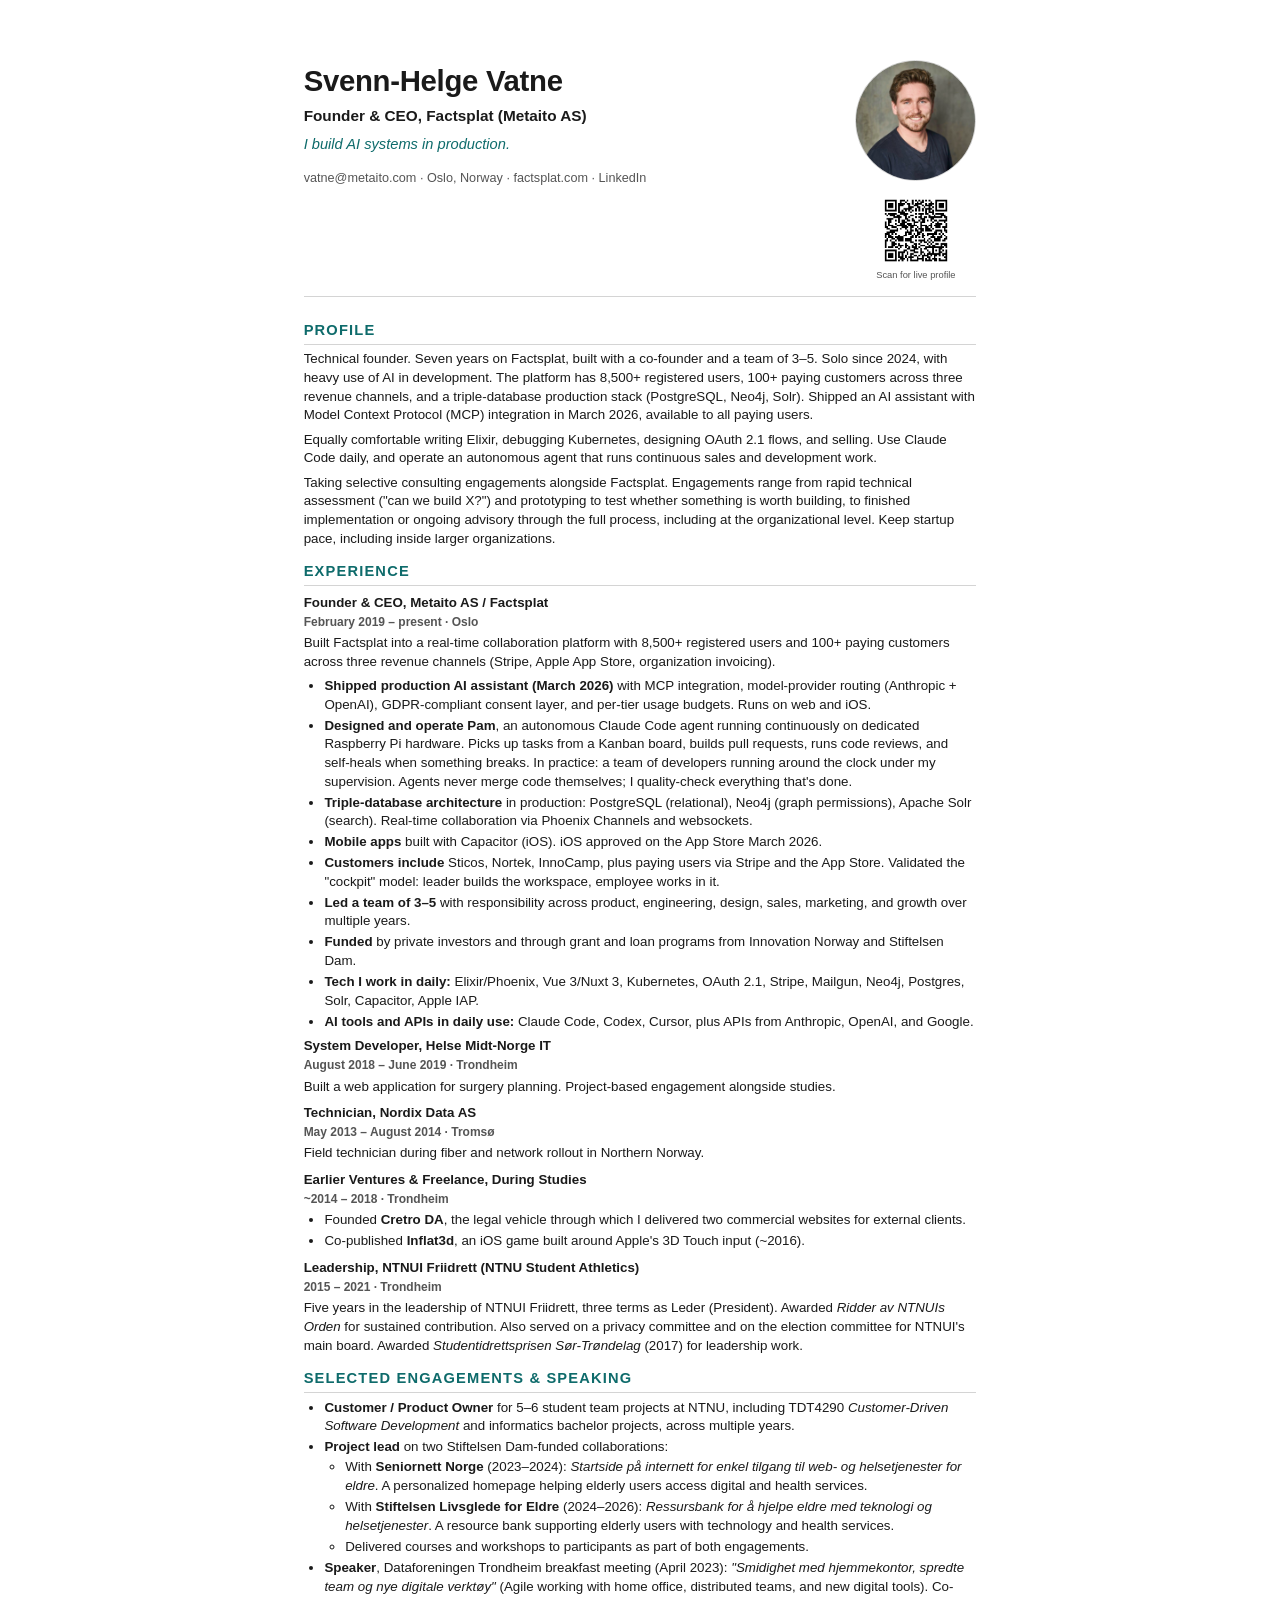
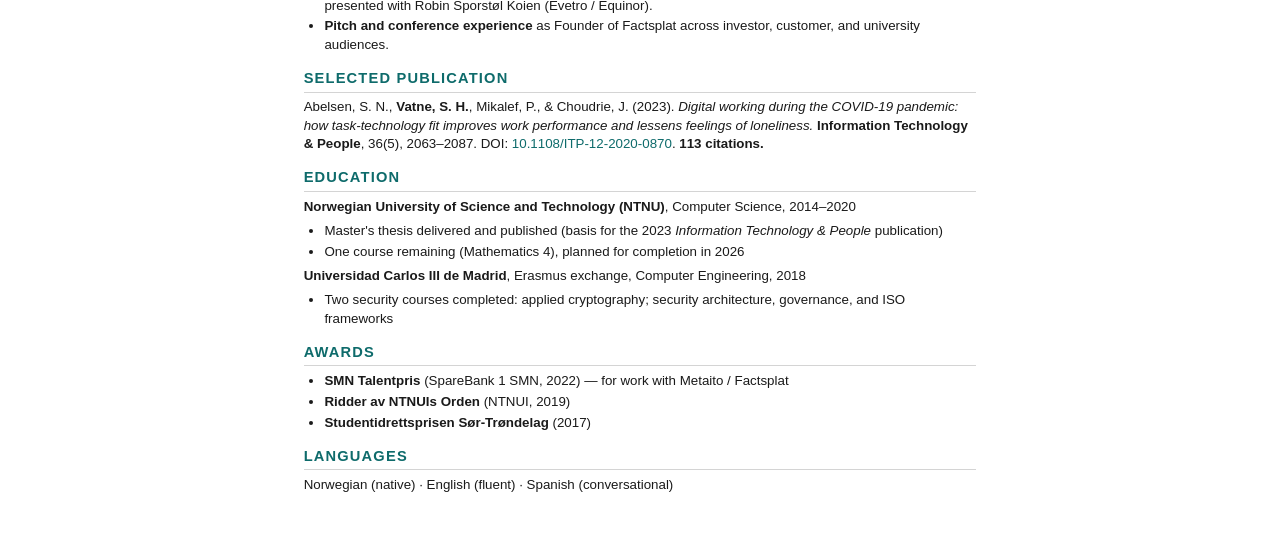
<file: svenn-cv-en.html>
<!DOCTYPE html>
<html lang="en">
<head>
<meta charset="UTF-8">
<title>Svenn-Helge Vatne — CV</title>
<link rel="stylesheet" href="style.css">
</head>
<body>
<main>

<header class="cv-header">
  <div>
    <h1>Svenn-Helge Vatne</h1>
    <p class="role">Founder &amp; CEO, Factsplat (Metaito AS)</p>
    <p class="tagline">I build AI systems in production.</p>
    <p class="contact">
      <a href="mailto:vatne@metaito.com">vatne@metaito.com</a> · Oslo, Norway ·
      <a href="https://factsplat.com">factsplat.com</a> ·
      <a href="https://www.linkedin.com/in/svenn-helge-vatne-1683a4164/">LinkedIn</a>
    </p>
  </div>
  <div class="cv-header-right">
    <img class="photo" src="photo.jpg" alt="Svenn-Helge Vatne">
    <div class="qr-block">
      <img class="qr" src="qr.png" alt="QR code to live CV on Factsplat">
      <div class="qr-label">Scan for live profile</div>
    </div>
  </div>
</header>

<section>
  <h2 class="section-title">Profile</h2>
  <p>Technical founder. Seven years on Factsplat, built with a co-founder and a team of 3–5. Solo since 2024, with heavy use of AI in development. The platform has 8,500+ registered users, 100+ paying customers across three revenue channels, and a triple-database production stack (PostgreSQL, Neo4j, Solr). Shipped an AI assistant with Model Context Protocol (MCP) integration in March 2026, available to all paying users.</p>
  <p>Equally comfortable writing Elixir, debugging Kubernetes, designing OAuth 2.1 flows, and selling. Use Claude Code daily, and operate an autonomous agent that runs continuous sales and development work.</p>
  <p>Taking selective consulting engagements alongside Factsplat. Engagements range from rapid technical assessment ("can we build X?") and prototyping to test whether something is worth building, to finished implementation or ongoing advisory through the full process, including at the organizational level. Keep startup pace, including inside larger organizations.</p>
</section>

<section>
  <h2 class="section-title">Experience</h2>

  <h3 class="role">Founder &amp; CEO, Metaito AS / Factsplat</h3>
  <p class="role-meta">February 2019 – present · Oslo</p>
  <p>Built Factsplat into a real-time collaboration platform with 8,500+ registered users and 100+ paying customers across three revenue channels (Stripe, Apple App Store, organization invoicing).</p>
  <ul>
    <li><strong>Shipped production AI assistant (March 2026)</strong> with MCP integration, model-provider routing (Anthropic + OpenAI), GDPR-compliant consent layer, and per-tier usage budgets. Runs on web and iOS.</li>
    <li><strong>Designed and operate Pam</strong>, an autonomous Claude Code agent running continuously on dedicated Raspberry Pi hardware. Picks up tasks from a Kanban board, builds pull requests, runs code reviews, and self-heals when something breaks. In practice: a team of developers running around the clock under my supervision. Agents never merge code themselves; I quality-check everything that's done.</li>
    <li><strong>Triple-database architecture</strong> in production: PostgreSQL (relational), Neo4j (graph permissions), Apache Solr (search). Real-time collaboration via Phoenix Channels and websockets.</li>
    <li><strong>Mobile apps</strong> built with Capacitor (iOS). iOS approved on the App Store March 2026.</li>
    <li><strong>Customers include</strong> Sticos, Nortek, InnoCamp, plus paying users via Stripe and the App Store. Validated the "cockpit" model: leader builds the workspace, employee works in it.</li>
    <li><strong>Led a team of 3–5</strong> with responsibility across product, engineering, design, sales, marketing, and growth over multiple years.</li>
    <li><strong>Funded</strong> by private investors and through grant and loan programs from Innovation Norway and Stiftelsen Dam.</li>
    <li><strong>Tech I work in daily:</strong> Elixir/Phoenix, Vue 3/Nuxt 3, Kubernetes, OAuth 2.1, Stripe, Mailgun, Neo4j, Postgres, Solr, Capacitor, Apple IAP.</li>
    <li><strong>AI tools and APIs in daily use:</strong> Claude Code, Codex, Cursor, plus APIs from Anthropic, OpenAI, and Google.</li>
  </ul>

  <h3 class="role page-break-before">System Developer, Helse Midt-Norge IT</h3>
  <p class="role-meta">August 2018 – June 2019 · Trondheim</p>
  <p>Built a web application for surgery planning. Project-based engagement alongside studies.</p>

  <h3 class="role">Technician, Nordix Data AS</h3>
  <p class="role-meta">May 2013 – August 2014 · Tromsø</p>
  <p>Field technician during fiber and network rollout in Northern Norway.</p>

  <h3 class="role">Earlier Ventures &amp; Freelance, During Studies</h3>
  <p class="role-meta">~2014 – 2018 · Trondheim</p>
  <ul>
    <li>Founded <strong>Cretro DA</strong>, the legal vehicle through which I delivered two commercial websites for external clients.</li>
    <li>Co-published <strong>Inflat3d</strong>, an iOS game built around Apple's 3D Touch input (~2016).</li>
  </ul>

  <h3 class="role">Leadership, NTNUI Friidrett (NTNU Student Athletics)</h3>
  <p class="role-meta">2015 – 2021 · Trondheim</p>
  <p>Five years in the leadership of NTNUI Friidrett, three terms as Leder (President). Awarded <em>Ridder av NTNUIs Orden</em> for sustained contribution. Also served on a privacy committee and on the election committee for NTNUI's main board. Awarded <em>Studentidrettsprisen Sør-Trøndelag</em> (2017) for leadership work.</p>
</section>

<section>
  <h2 class="section-title">Selected Engagements &amp; Speaking</h2>
  <ul>
    <li><strong>Customer / Product Owner</strong> for 5–6 student team projects at NTNU, including TDT4290 <em>Customer-Driven Software Development</em> and informatics bachelor projects, across multiple years.</li>
    <li><strong>Project lead</strong> on two Stiftelsen Dam-funded collaborations:
      <ul>
        <li>With <strong>Seniornett Norge</strong> (2023–2024): <em>Startside på internett for enkel tilgang til web- og helsetjenester for eldre</em>. A personalized homepage helping elderly users access digital and health services.</li>
        <li>With <strong>Stiftelsen Livsglede for Eldre</strong> (2024–2026): <em>Ressursbank for å hjelpe eldre med teknologi og helsetjenester</em>. A resource bank supporting elderly users with technology and health services.</li>
        <li>Delivered courses and workshops to participants as part of both engagements.</li>
      </ul>
    </li>
    <li><strong>Speaker</strong>, Dataforeningen Trondheim breakfast meeting (April 2023): <em>"Smidighet med hjemmekontor, spredte team og nye digitale verktøy"</em> (Agile working with home office, distributed teams, and new digital tools). Co-presented with Robin Sporstøl Koien (Evetro / Equinor).</li>
    <li><strong>Pitch and conference experience</strong> as Founder of Factsplat across investor, customer, and university audiences.</li>
  </ul>
</section>

<section>
  <h2 class="section-title">Selected Publication</h2>
  <p>Abelsen, S. N., <strong>Vatne, S. H.</strong>, Mikalef, P., &amp; Choudrie, J. (2023). <em>Digital working during the COVID-19 pandemic: how task-technology fit improves work performance and lessens feelings of loneliness.</em> <strong>Information Technology &amp; People</strong>, 36(5), 2063–2087. DOI: <a href="https://doi.org/10.1108/ITP-12-2020-0870">10.1108/ITP-12-2020-0870</a>. <strong>113 citations.</strong></p>
</section>

<section>
  <h2 class="section-title">Education</h2>
  <p><strong>Norwegian University of Science and Technology (NTNU)</strong>, Computer Science, 2014–2020</p>
  <ul>
    <li>Master's thesis delivered and published (basis for the 2023 <em>Information Technology &amp; People</em> publication)</li>
    <li>One course remaining (Mathematics 4), planned for completion in 2026</li>
  </ul>
  <p><strong>Universidad Carlos III de Madrid</strong>, Erasmus exchange, Computer Engineering, 2018</p>
  <ul>
    <li>Two security courses completed: applied cryptography; security architecture, governance, and ISO frameworks</li>
  </ul>
</section>

<section>
  <h2 class="section-title">Awards</h2>
  <ul>
    <li><strong>SMN Talentpris</strong> (SpareBank 1 SMN, 2022) — for work with Metaito / Factsplat</li>
    <li><strong>Ridder av NTNUIs Orden</strong> (NTNUI, 2019)</li>
    <li><strong>Studentidrettsprisen Sør-Trøndelag</strong> (2017)</li>
  </ul>
</section>

<section>
  <h2 class="section-title">Languages</h2>
  <p>Norwegian (native) · English (fluent) · Spanish (conversational)</p>
</section>

</main>
</body>
</html>
</file>
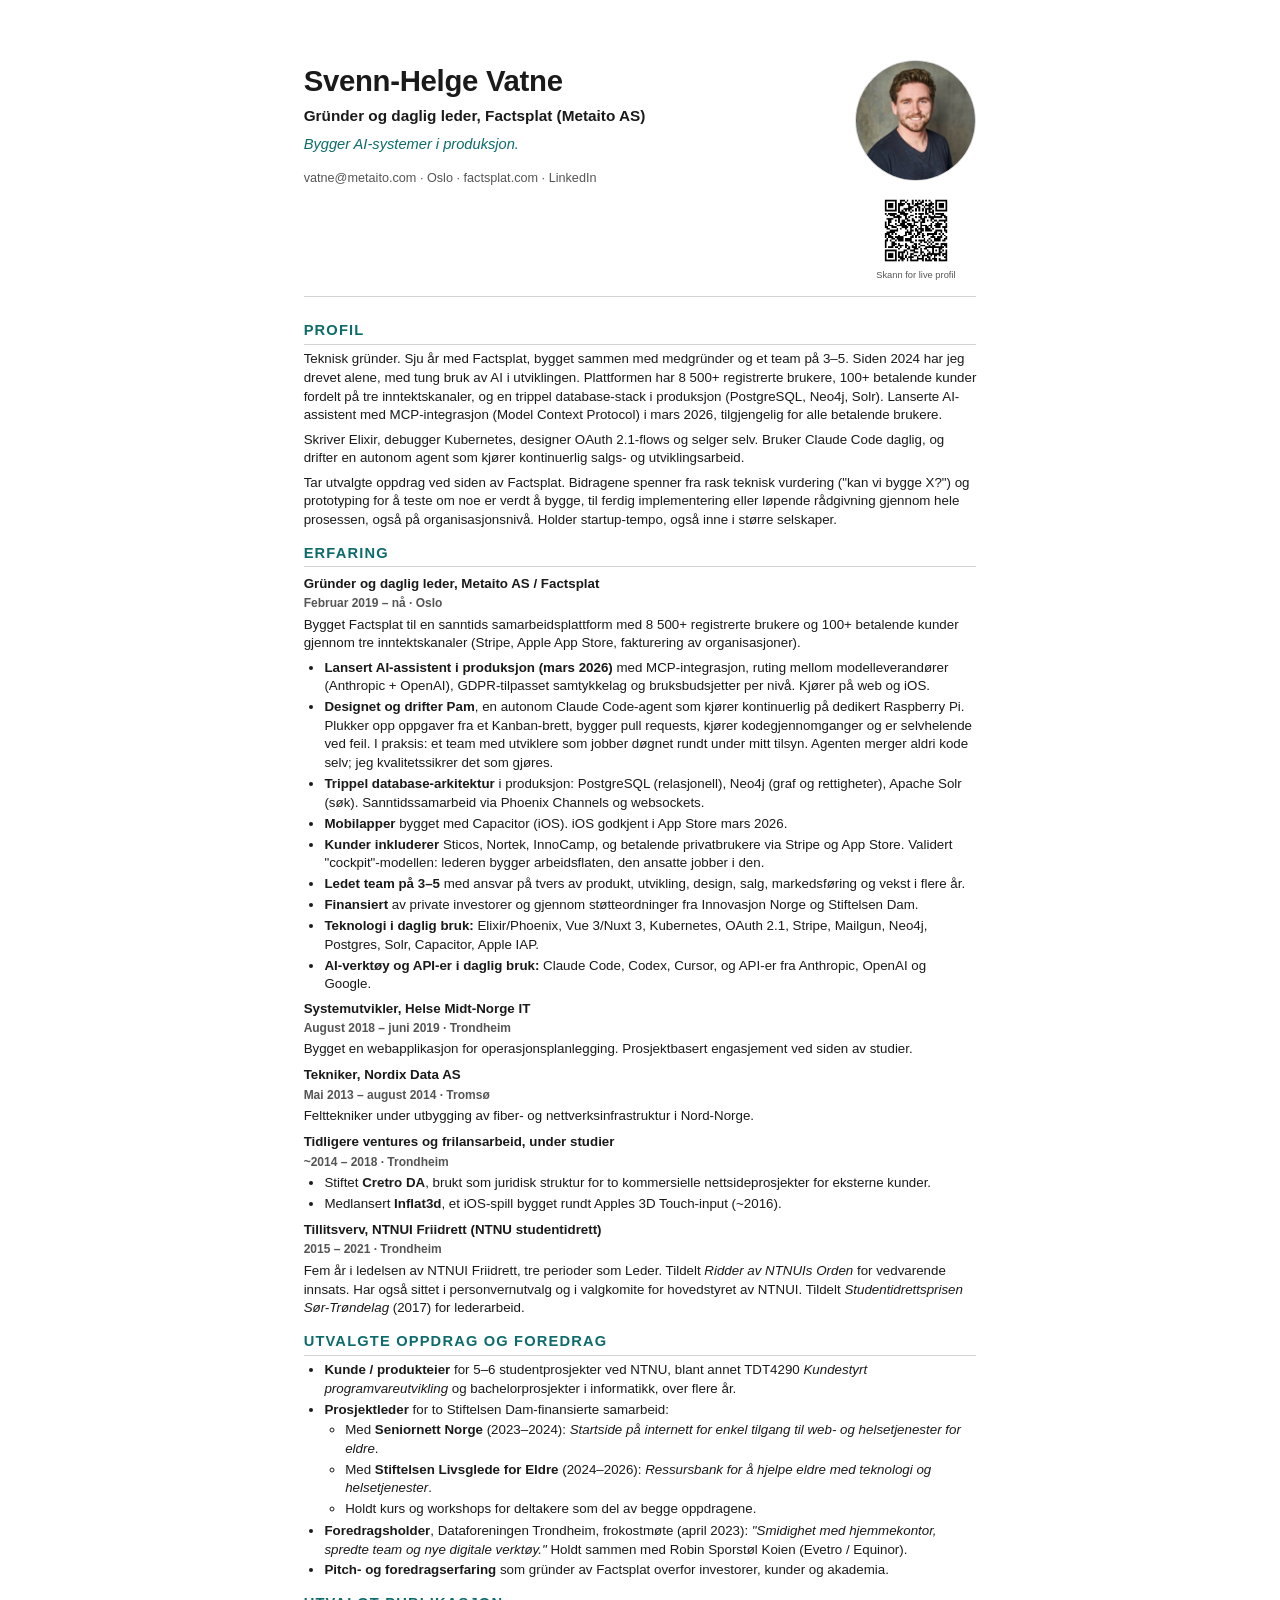
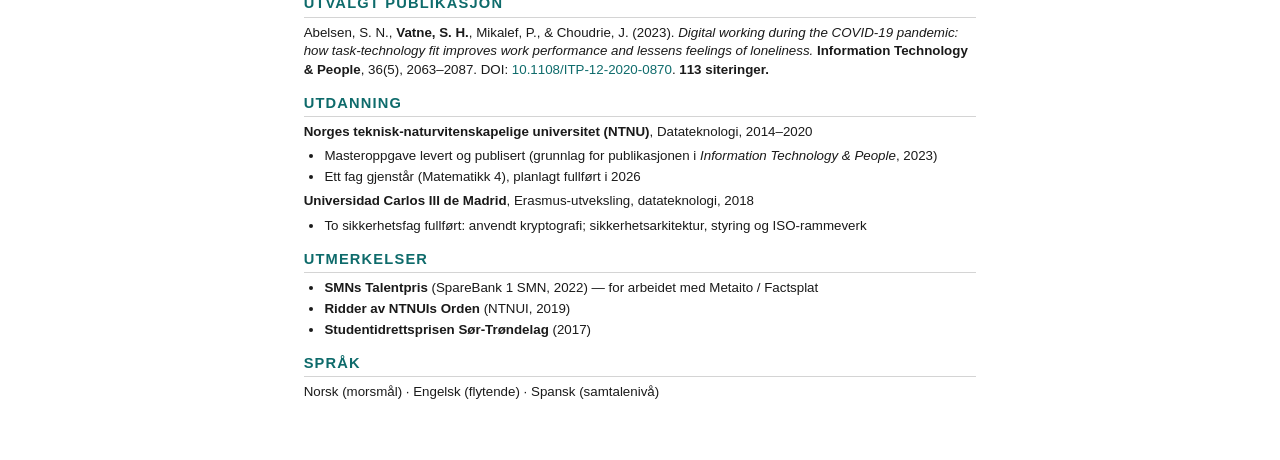
<file: svenn-cv-no.html>
<!DOCTYPE html>
<html lang="nb">
<head>
<meta charset="UTF-8">
<title>Svenn-Helge Vatne — CV</title>
<link rel="stylesheet" href="style.css">
</head>
<body>
<main>

<header class="cv-header">
  <div>
    <h1>Svenn-Helge Vatne</h1>
    <p class="role">Gründer og daglig leder, Factsplat (Metaito AS)</p>
    <p class="tagline">Bygger AI-systemer i produksjon.</p>
    <p class="contact">
      <a href="mailto:vatne@metaito.com">vatne@metaito.com</a> · Oslo ·
      <a href="https://factsplat.com">factsplat.com</a> ·
      <a href="https://www.linkedin.com/in/svenn-helge-vatne-1683a4164/">LinkedIn</a>
    </p>
  </div>
  <div class="cv-header-right">
    <img class="photo" src="photo.jpg" alt="Svenn-Helge Vatne">
    <div class="qr-block">
      <img class="qr" src="qr.png" alt="QR-kode til CV på Factsplat">
      <div class="qr-label">Skann for live profil</div>
    </div>
  </div>
</header>

<section>
  <h2 class="section-title">Profil</h2>
  <p>Teknisk gründer. Sju år med Factsplat, bygget sammen med medgründer og et team på 3–5. Siden 2024 har jeg drevet alene, med tung bruk av AI i utviklingen. Plattformen har 8 500+ registrerte brukere, 100+ betalende kunder fordelt på tre inntektskanaler, og en trippel database-stack i produksjon (PostgreSQL, Neo4j, Solr). Lanserte AI-assistent med MCP-integrasjon (Model Context Protocol) i mars 2026, tilgjengelig for alle betalende brukere.</p>
  <p>Skriver Elixir, debugger Kubernetes, designer OAuth 2.1-flows og selger selv. Bruker Claude Code daglig, og drifter en autonom agent som kjører kontinuerlig salgs- og utviklingsarbeid.</p>
  <p>Tar utvalgte oppdrag ved siden av Factsplat. Bidragene spenner fra rask teknisk vurdering ("kan vi bygge X?") og prototyping for å teste om noe er verdt å bygge, til ferdig implementering eller løpende rådgivning gjennom hele prosessen, også på organisasjonsnivå. Holder startup-tempo, også inne i større selskaper.</p>
</section>

<section>
  <h2 class="section-title">Erfaring</h2>

  <h3 class="role">Gründer og daglig leder, Metaito AS / Factsplat</h3>
  <p class="role-meta">Februar 2019 – nå · Oslo</p>
  <p>Bygget Factsplat til en sanntids samarbeidsplattform med 8 500+ registrerte brukere og 100+ betalende kunder gjennom tre inntektskanaler (Stripe, Apple App Store, fakturering av organisasjoner).</p>
  <ul>
    <li><strong>Lansert AI-assistent i produksjon (mars 2026)</strong> med MCP-integrasjon, ruting mellom modelleverandører (Anthropic + OpenAI), GDPR-tilpasset samtykkelag og bruksbudsjetter per nivå. Kjører på web og iOS.</li>
    <li><strong>Designet og drifter Pam</strong>, en autonom Claude Code-agent som kjører kontinuerlig på dedikert Raspberry Pi. Plukker opp oppgaver fra et Kanban-brett, bygger pull requests, kjører kodegjennomganger og er selvhelende ved feil. I praksis: et team med utviklere som jobber døgnet rundt under mitt tilsyn. Agenten merger aldri kode selv; jeg kvalitetssikrer det som gjøres.</li>
    <li><strong>Trippel database-arkitektur</strong> i produksjon: PostgreSQL (relasjonell), Neo4j (graf og rettigheter), Apache Solr (søk). Sanntidssamarbeid via Phoenix Channels og websockets.</li>
    <li><strong>Mobilapper</strong> bygget med Capacitor (iOS). iOS godkjent i App Store mars 2026.</li>
    <li><strong>Kunder inkluderer</strong> Sticos, Nortek, InnoCamp, og betalende privatbrukere via Stripe og App Store. Validert "cockpit"-modellen: lederen bygger arbeidsflaten, den ansatte jobber i den.</li>
    <li><strong>Ledet team på 3–5</strong> med ansvar på tvers av produkt, utvikling, design, salg, markedsføring og vekst i flere år.</li>
    <li><strong>Finansiert</strong> av private investorer og gjennom støtteordninger fra Innovasjon Norge og Stiftelsen Dam.</li>
    <li><strong>Teknologi i daglig bruk:</strong> Elixir/Phoenix, Vue 3/Nuxt 3, Kubernetes, OAuth 2.1, Stripe, Mailgun, Neo4j, Postgres, Solr, Capacitor, Apple IAP.</li>
    <li><strong>AI-verktøy og API-er i daglig bruk:</strong> Claude Code, Codex, Cursor, og API-er fra Anthropic, OpenAI og Google.</li>
  </ul>

  <h3 class="role page-break-before">Systemutvikler, Helse Midt-Norge IT</h3>
  <p class="role-meta">August 2018 – juni 2019 · Trondheim</p>
  <p>Bygget en webapplikasjon for operasjonsplanlegging. Prosjektbasert engasjement ved siden av studier.</p>

  <h3 class="role">Tekniker, Nordix Data AS</h3>
  <p class="role-meta">Mai 2013 – august 2014 · Tromsø</p>
  <p>Felttekniker under utbygging av fiber- og nettverksinfrastruktur i Nord-Norge.</p>

  <h3 class="role">Tidligere ventures og frilansarbeid, under studier</h3>
  <p class="role-meta">~2014 – 2018 · Trondheim</p>
  <ul>
    <li>Stiftet <strong>Cretro DA</strong>, brukt som juridisk struktur for to kommersielle nettsideprosjekter for eksterne kunder.</li>
    <li>Medlansert <strong>Inflat3d</strong>, et iOS-spill bygget rundt Apples 3D Touch-input (~2016).</li>
  </ul>

  <h3 class="role">Tillitsverv, NTNUI Friidrett (NTNU studentidrett)</h3>
  <p class="role-meta">2015 – 2021 · Trondheim</p>
  <p>Fem år i ledelsen av NTNUI Friidrett, tre perioder som Leder. Tildelt <em>Ridder av NTNUIs Orden</em> for vedvarende innsats. Har også sittet i personvernutvalg og i valgkomite for hovedstyret av NTNUI. Tildelt <em>Studentidrettsprisen Sør-Trøndelag</em> (2017) for lederarbeid.</p>
</section>

<section>
  <h2 class="section-title">Utvalgte oppdrag og foredrag</h2>
  <ul>
    <li><strong>Kunde / produkteier</strong> for 5–6 studentprosjekter ved NTNU, blant annet TDT4290 <em>Kundestyrt programvareutvikling</em> og bachelorprosjekter i informatikk, over flere år.</li>
    <li><strong>Prosjektleder</strong> for to Stiftelsen Dam-finansierte samarbeid:
      <ul>
        <li>Med <strong>Seniornett Norge</strong> (2023–2024): <em>Startside på internett for enkel tilgang til web- og helsetjenester for eldre</em>.</li>
        <li>Med <strong>Stiftelsen Livsglede for Eldre</strong> (2024–2026): <em>Ressursbank for å hjelpe eldre med teknologi og helsetjenester</em>.</li>
        <li>Holdt kurs og workshops for deltakere som del av begge oppdragene.</li>
      </ul>
    </li>
    <li><strong>Foredragsholder</strong>, Dataforeningen Trondheim, frokostmøte (april 2023): <em>"Smidighet med hjemmekontor, spredte team og nye digitale verktøy."</em> Holdt sammen med Robin Sporstøl Koien (Evetro / Equinor).</li>
    <li><strong>Pitch- og foredragserfaring</strong> som gründer av Factsplat overfor investorer, kunder og akademia.</li>
  </ul>
</section>

<section>
  <h2 class="section-title">Utvalgt publikasjon</h2>
  <p>Abelsen, S. N., <strong>Vatne, S. H.</strong>, Mikalef, P., &amp; Choudrie, J. (2023). <em>Digital working during the COVID-19 pandemic: how task-technology fit improves work performance and lessens feelings of loneliness.</em> <strong>Information Technology &amp; People</strong>, 36(5), 2063–2087. DOI: <a href="https://doi.org/10.1108/ITP-12-2020-0870">10.1108/ITP-12-2020-0870</a>. <strong>113 siteringer.</strong></p>
</section>

<section>
  <h2 class="section-title">Utdanning</h2>
  <p><strong>Norges teknisk-naturvitenskapelige universitet (NTNU)</strong>, Datateknologi, 2014–2020</p>
  <ul>
    <li>Masteroppgave levert og publisert (grunnlag for publikasjonen i <em>Information Technology &amp; People</em>, 2023)</li>
    <li>Ett fag gjenstår (Matematikk 4), planlagt fullført i 2026</li>
  </ul>
  <p><strong>Universidad Carlos III de Madrid</strong>, Erasmus-utveksling, datateknologi, 2018</p>
  <ul>
    <li>To sikkerhetsfag fullført: anvendt kryptografi; sikkerhetsarkitektur, styring og ISO-rammeverk</li>
  </ul>
</section>

<section>
  <h2 class="section-title">Utmerkelser</h2>
  <ul>
    <li><strong>SMNs Talentpris</strong> (SpareBank 1 SMN, 2022) — for arbeidet med Metaito / Factsplat</li>
    <li><strong>Ridder av NTNUIs Orden</strong> (NTNUI, 2019)</li>
    <li><strong>Studentidrettsprisen Sør-Trøndelag</strong> (2017)</li>
  </ul>
</section>

<section>
  <h2 class="section-title">Språk</h2>
  <p>Norsk (morsmål) · Engelsk (flytende) · Spansk (samtalenivå)</p>
</section>

</main>
</body>
</html>
</file>
<file: style.css>
/* CV — Svenn-Helge Vatne */

:root {
  --ink: #1a1a1a;
  --muted: #555;
  --accent: #0e6b6b;
  --rule: #d4d4d4;
  --bg: #ffffff;
}

* { box-sizing: border-box; }

html, body {
  margin: 0;
  padding: 0;
  background: var(--bg);
  color: var(--ink);
  font-family: -apple-system, BlinkMacSystemFont, "Segoe UI", "Helvetica Neue", Arial, sans-serif;
  font-size: 10pt;
  line-height: 1.4;
}

main {
  max-width: 21cm;
  margin: 0 auto;
  padding: 1.6cm 1.6cm 1.2cm;
}

/* Header */
header.cv-header {
  display: grid;
  grid-template-columns: 1fr auto;
  gap: 1.2cm;
  align-items: start;
  padding-bottom: 0.4cm;
  border-bottom: 1px solid var(--rule);
  margin-bottom: 0.6cm;
}

.cv-header h1 {
  margin: 0 0 0.1cm;
  font-size: 22pt;
  font-weight: 700;
  letter-spacing: -0.01em;
}

.cv-header .role {
  margin: 0;
  font-size: 11.5pt;
  font-weight: 600;
  color: var(--ink);
}

.cv-header .tagline {
  margin: 0.2cm 0 0.4cm;
  font-style: italic;
  color: var(--accent);
  font-size: 11pt;
}

.cv-header .contact {
  margin: 0;
  font-size: 9.5pt;
  color: var(--muted);
}

.cv-header .contact a {
  color: var(--muted);
  text-decoration: none;
}

.cv-header .contact a:hover { text-decoration: underline; }

.cv-header-right {
  display: flex;
  flex-direction: column;
  align-items: center;
  gap: 0.3cm;
}

.cv-header-right .photo {
  width: 3.2cm;
  height: 3.2cm;
  border-radius: 50%;
  object-fit: cover;
  border: 1px solid var(--rule);
}

.cv-header-right .qr-block {
  display: flex;
  flex-direction: column;
  align-items: center;
  gap: 0.05cm;
}

.cv-header-right .qr {
  width: 2cm;
  height: 2cm;
}

.cv-header-right .qr-label {
  font-size: 7pt;
  color: var(--muted);
  text-align: center;
  max-width: 2.2cm;
  line-height: 1.2;
}

/* Sections */
section {
  margin-bottom: 0.35cm;
}

h2.section-title {
  margin: 0.3cm 0 0.15cm;
  font-size: 11pt;
  font-weight: 700;
  color: var(--accent);
  text-transform: uppercase;
  letter-spacing: 0.08em;
  border-bottom: 1px solid var(--rule);
  padding-bottom: 0.08cm;
}

h3.role {
  margin: 0.2cm 0 0.04cm;
  font-size: 10pt;
  font-weight: 700;
}

h3.role.page-break-before {
  page-break-before: always;
  break-before: page;
  margin-top: 0;
}

p.role-meta {
  margin: 0 0 0.1cm;
  font-size: 9pt;
  color: var(--muted);
  font-weight: 600;
}

p {
  margin: 0 0 0.15cm;
}

ul, ol {
  margin: 0.08cm 0 0.15cm;
  padding-left: 0.55cm;
}

li {
  margin-bottom: 0.06cm;
}

li ul {
  margin: 0.04cm 0 0.08cm;
}

a {
  color: var(--accent);
  text-decoration: none;
}

a:hover { text-decoration: underline; }

strong { font-weight: 700; }

em { font-style: italic; }

/* Print */
@page {
  size: A4;
  margin: 1.4cm 1.4cm 1.2cm;
}

@media print {
  html, body { background: white; orphans: 3; widows: 3; }
  main { padding: 0; max-width: none; }
  a { color: var(--ink); }
  h2.section-title { page-break-after: avoid; break-after: avoid; }
  h3.role { page-break-after: avoid; break-after: avoid; }
  ul, ol { page-break-inside: auto; }
  li { page-break-inside: avoid; break-inside: avoid; }
}
</file>
